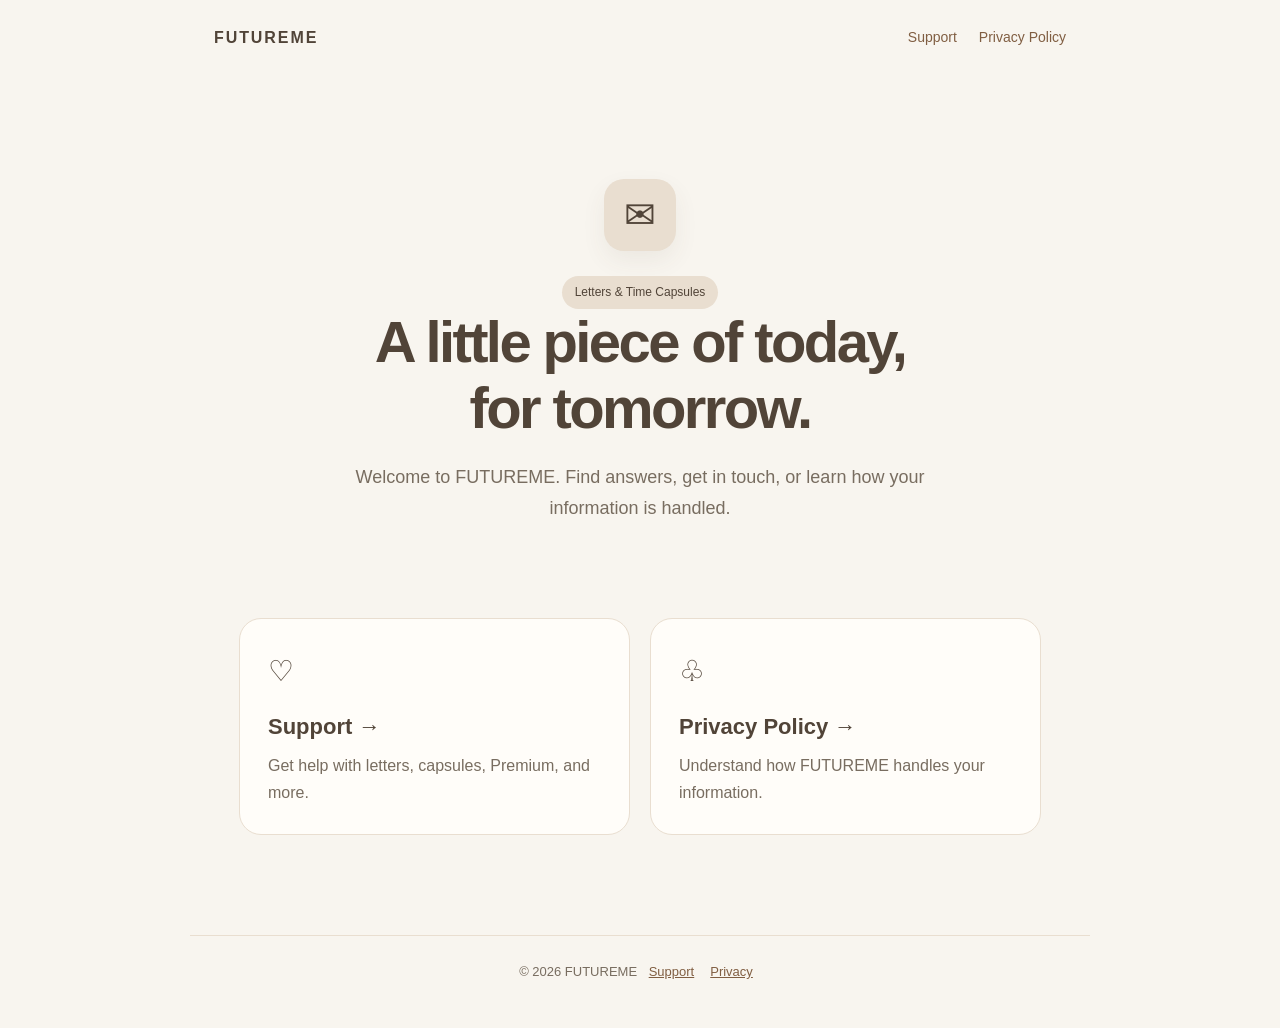
<file: index.html>
<!doctype html><html lang="en"><head><meta charset="utf-8"><meta name="viewport" content="width=device-width,initial-scale=1"><meta name="theme-color" content="#f8f5ef"><meta name="description" content="FUTUREME support and privacy information."><title>FUTUREME — Support & Privacy</title><link rel="stylesheet" href="style.css"></head><body><header><a class="brand" href="./">FUTUREME</a><nav><a href="support.html">Support</a><a href="privacy.html">Privacy Policy</a></nav></header><main><section class="hero"><div class="mark">✉</div><span class="pill">Letters & Time Capsules</span><h1>A little piece of today,<br>for tomorrow.</h1><p class="lead">Welcome to FUTUREME. Find answers, get in touch, or learn how your information is handled.</p></section><section class="cards"><a class="card" href="support.html"><div class="emoji">♡</div><h2>Support →</h2><p>Get help with letters, capsules, Premium, and more.</p></a><a class="card" href="privacy.html"><div class="emoji">♧</div><h2>Privacy Policy →</h2><p>Understand how FUTUREME handles your information.</p></a></section></main><footer>© 2026 FUTUREME <a href="support.html">Support</a><a href="privacy.html">Privacy</a></footer></body></html>
</file>
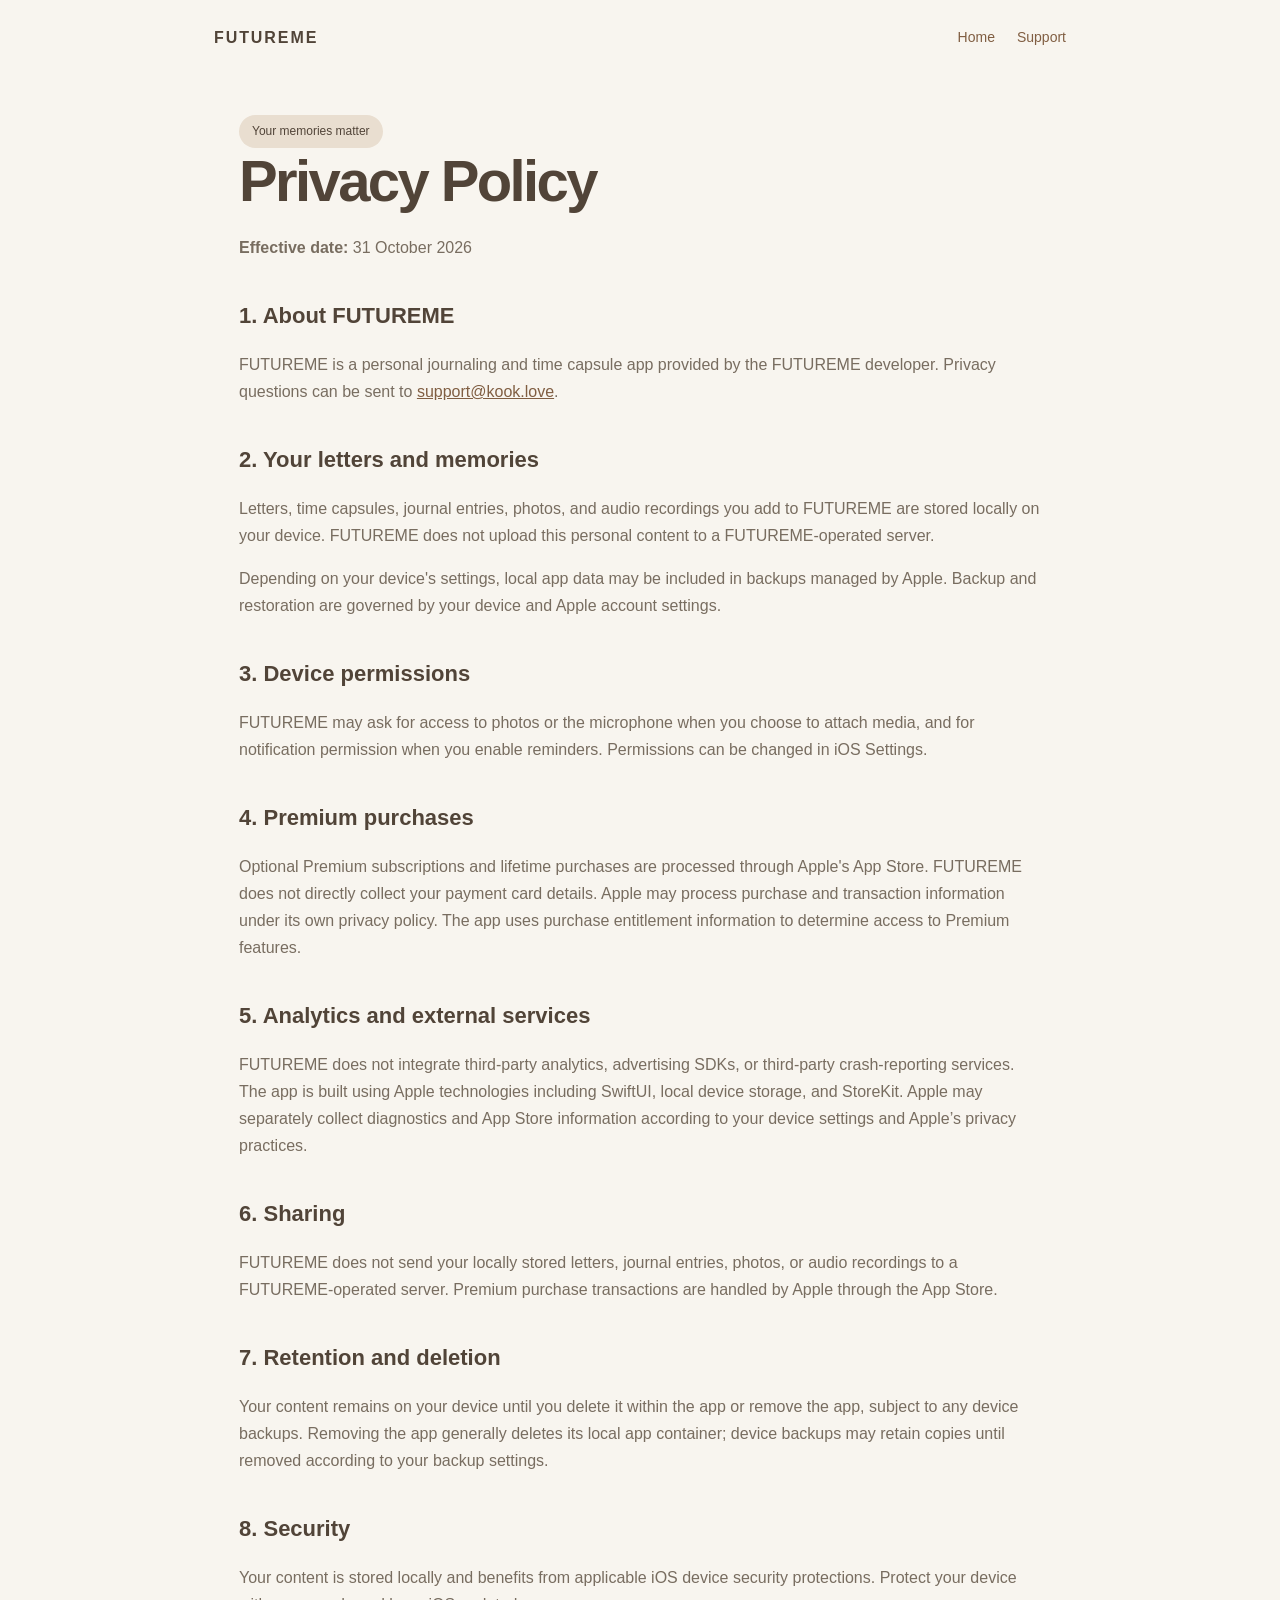
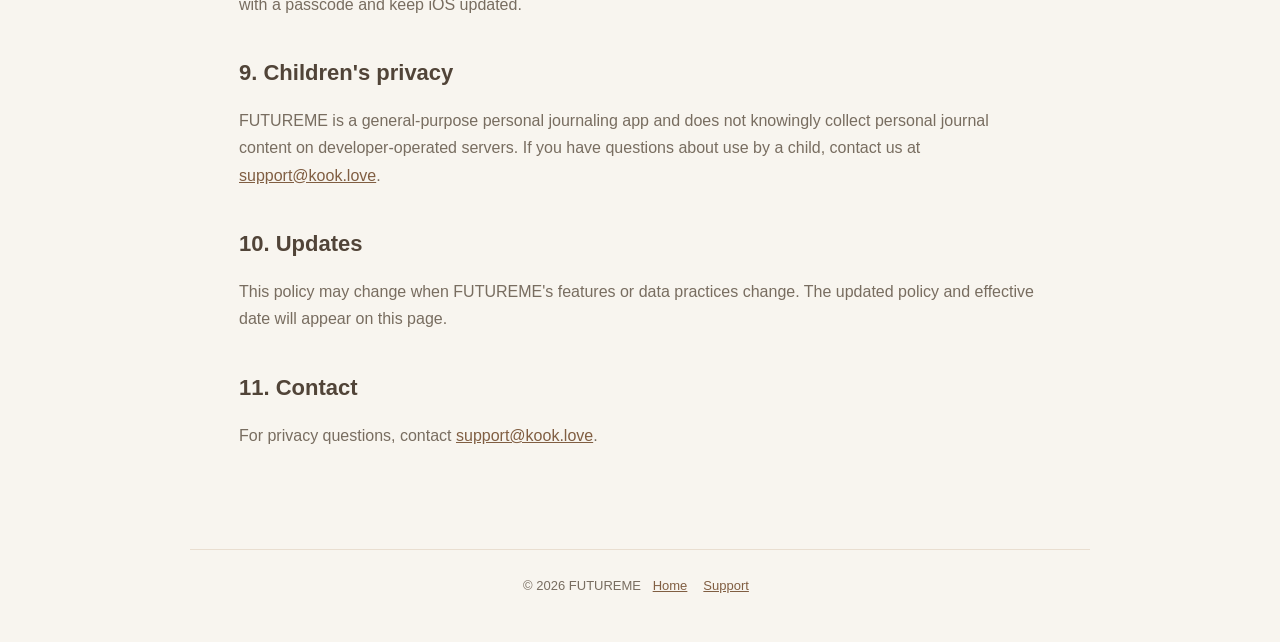
<file: privacy.html>
<!doctype html><html lang="en"><head><meta charset="utf-8"><meta name="viewport" content="width=device-width,initial-scale=1"><meta name="theme-color" content="#f8f5ef"><title>Privacy Policy — FUTUREME</title><link rel="stylesheet" href="style.css"></head><body><header><a class="brand" href="index.html">FUTUREME</a><nav><a href="index.html">Home</a><a href="support.html">Support</a></nav></header><main><span class="pill">Your memories matter</span><h1>Privacy Policy</h1><p><strong>Effective date:</strong> 31 October 2026</p><h2>1. About FUTUREME</h2><p>FUTUREME is a personal journaling and time capsule app provided by the FUTUREME developer. Privacy questions can be sent to <a href="mailto:support@kook.love">support@kook.love</a>.</p><h2>2. Your letters and memories</h2><p>Letters, time capsules, journal entries, photos, and audio recordings you add to FUTUREME are stored locally on your device. FUTUREME does not upload this personal content to a FUTUREME-operated server.</p><p>Depending on your device's settings, local app data may be included in backups managed by Apple. Backup and restoration are governed by your device and Apple account settings.</p><h2>3. Device permissions</h2><p>FUTUREME may ask for access to photos or the microphone when you choose to attach media, and for notification permission when you enable reminders. Permissions can be changed in iOS Settings.</p><h2>4. Premium purchases</h2><p>Optional Premium subscriptions and lifetime purchases are processed through Apple's App Store. FUTUREME does not directly collect your payment card details. Apple may process purchase and transaction information under its own privacy policy. The app uses purchase entitlement information to determine access to Premium features.</p><h2>5. Analytics and external services</h2><p>FUTUREME does not integrate third-party analytics, advertising SDKs, or third-party crash-reporting services. The app is built using Apple technologies including SwiftUI, local device storage, and StoreKit. Apple may separately collect diagnostics and App Store information according to your device settings and Apple’s privacy practices.</p><h2>6. Sharing</h2><p>FUTUREME does not send your locally stored letters, journal entries, photos, or audio recordings to a FUTUREME-operated server. Premium purchase transactions are handled by Apple through the App Store.</p><h2>7. Retention and deletion</h2><p>Your content remains on your device until you delete it within the app or remove the app, subject to any device backups. Removing the app generally deletes its local app container; device backups may retain copies until removed according to your backup settings.</p><h2>8. Security</h2><p>Your content is stored locally and benefits from applicable iOS device security protections. Protect your device with a passcode and keep iOS updated.</p><h2>9. Children's privacy</h2><p>FUTUREME is a general-purpose personal journaling app and does not knowingly collect personal journal content on developer-operated servers. If you have questions about use by a child, contact us at <a href="mailto:support@kook.love">support@kook.love</a>.</p><h2>10. Updates</h2><p>This policy may change when FUTUREME's features or data practices change. The updated policy and effective date will appear on this page.</p><h2>11. Contact</h2><p>For privacy questions, contact <a href="mailto:support@kook.love">support@kook.love</a>.</p></main><footer>© 2026 FUTUREME <a href="index.html">Home</a><a href="support.html">Support</a></footer></body></html>
</file>
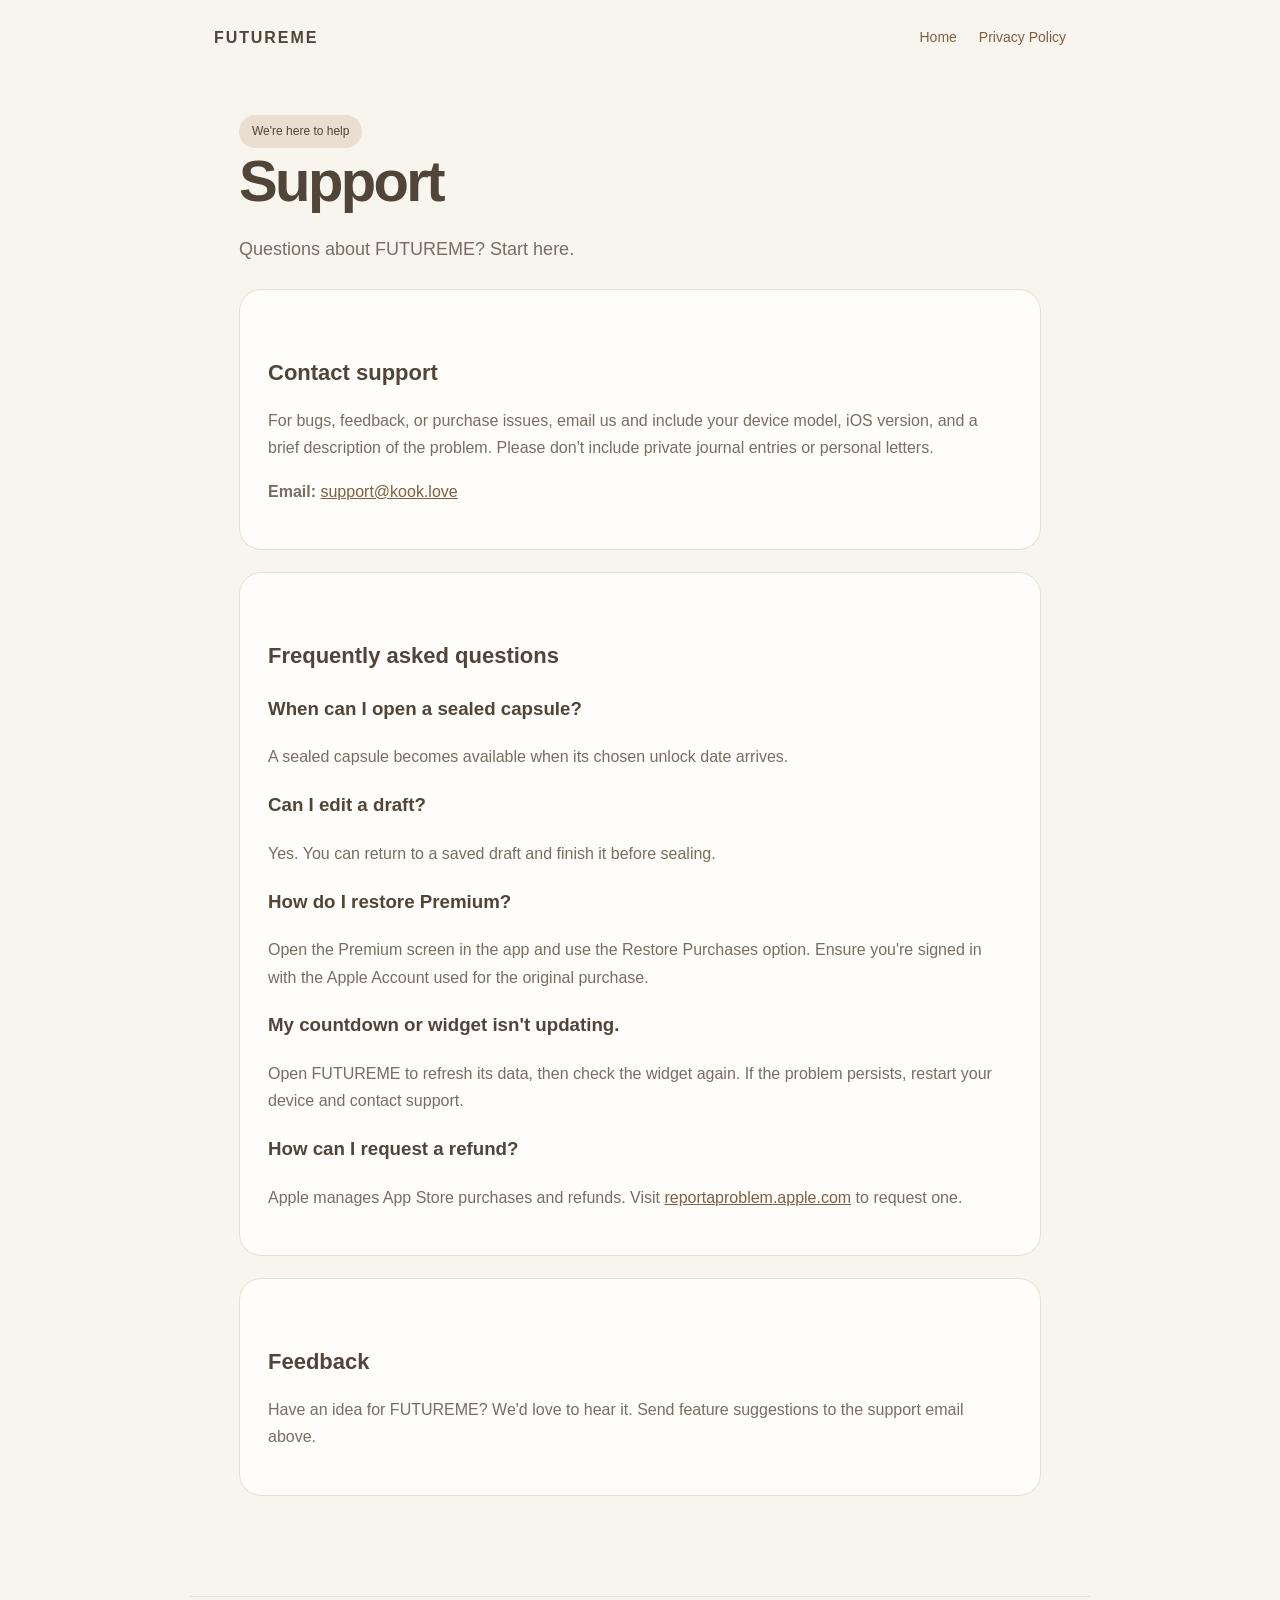
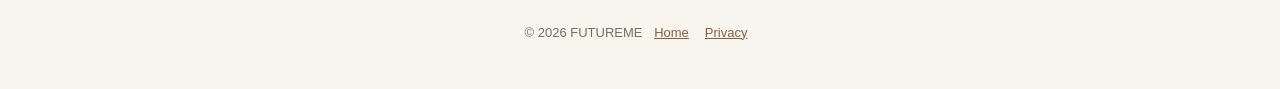
<file: support.html>
<!doctype html><html lang="en"><head><meta charset="utf-8"><meta name="viewport" content="width=device-width,initial-scale=1"><meta name="theme-color" content="#f8f5ef"><title>Support — FUTUREME</title><link rel="stylesheet" href="style.css"></head><body><header><a class="brand" href="index.html">FUTUREME</a><nav><a href="index.html">Home</a><a href="privacy.html">Privacy Policy</a></nav></header><main><span class="pill">We're here to help</span><h1>Support</h1><p class="lead" style="margin-left:0">Questions about FUTUREME? Start here.</p><div class="panel"><h2>Contact support</h2><p>For bugs, feedback, or purchase issues, email us and include your device model, iOS version, and a brief description of the problem. Please don't include private journal entries or personal letters.</p><p><strong>Email:</strong> <a href="mailto:support@kook.love">support@kook.love</a></p></div><div class="panel"><h2>Frequently asked questions</h2><h3>When can I open a sealed capsule?</h3><p>A sealed capsule becomes available when its chosen unlock date arrives.</p><h3>Can I edit a draft?</h3><p>Yes. You can return to a saved draft and finish it before sealing.</p><h3>How do I restore Premium?</h3><p>Open the Premium screen in the app and use the Restore Purchases option. Ensure you're signed in with the Apple Account used for the original purchase.</p><h3>My countdown or widget isn't updating.</h3><p>Open FUTUREME to refresh its data, then check the widget again. If the problem persists, restart your device and contact support.</p><h3>How can I request a refund?</h3><p>Apple manages App Store purchases and refunds. Visit <a href="https://reportaproblem.apple.com/">reportaproblem.apple.com</a> to request one.</p></div><div class="panel"><h2>Feedback</h2><p>Have an idea for FUTUREME? We'd love to hear it. Send feature suggestions to the support email above.</p></div></main><footer>© 2026 FUTUREME <a href="index.html">Home</a><a href="privacy.html">Privacy</a></footer></body></html>
</file>
<file: style.css>
:root{--bg:#f8f5ef;--paper:#fffdf9;--sand:#e9ded0;--brown:#514438;--muted:#786d60;--accent:#b58a68;--sage:#89927b}*{box-sizing:border-box}body{margin:0;background:var(--bg);color:var(--brown);font-family:-apple-system,BlinkMacSystemFont,'Segoe UI',sans-serif;line-height:1.7}a{color:#805e42}header{max-width:900px;margin:auto;padding:24px 24px;display:flex;align-items:center;justify-content:space-between;gap:18px}header .brand{font-weight:800;letter-spacing:.12em;text-decoration:none;color:var(--brown)}nav{display:flex;gap:22px;flex-wrap:wrap}nav a{text-decoration:none;font-size:14px}nav a:hover{text-decoration:underline}main{max-width:850px;margin:40px auto 100px;padding:0 24px}.hero{text-align:center;padding:64px 20px 46px}.mark{width:72px;height:72px;border-radius:20px;background:var(--sand);display:grid;place-items:center;margin:0 auto 25px;font-size:38px;box-shadow:0 10px 25px #51443812}h1{font-size:clamp(34px,6vw,58px);letter-spacing:-.045em;line-height:1.15;margin:0 0 20px}h2{font-size:22px;margin:36px 0 10px}p{color:var(--muted)}.lead{font-size:18px;max-width:570px;margin:0 auto 24px}.cards{display:grid;grid-template-columns:repeat(2,minmax(0,1fr));gap:20px;margin:25px 0}.card,.panel{background:var(--paper);border:1px solid var(--sand);border-radius:22px;padding:28px}.card{text-decoration:none;color:var(--brown);transition:transform .15s,box-shadow .15s}.card:hover{transform:translateY(-3px);box-shadow:0 10px 25px #51443812}.card .emoji{font-size:29px}.card h2{margin:12px 0 6px}.card p{margin:0}.panel{margin-top:22px}.notice{border-left:4px solid var(--accent);background:#f1e9de;padding:16px 20px;border-radius:10px;color:var(--brown)}footer{max-width:900px;margin:0 auto;padding:25px 24px 45px;border-top:1px solid var(--sand);color:var(--muted);font-size:13px;text-align:center}footer a{margin:0 8px}ul{padding-left:24px}li{margin:7px 0}.pill{display:inline-block;background:var(--sand);border-radius:30px;padding:6px 13px;font-size:12px;color:var(--brown)}@media(max-width:600px){header{flex-direction:column}.cards{grid-template-columns:1fr}.hero{padding-top:35px}main{margin-top:10px}}
</file>
